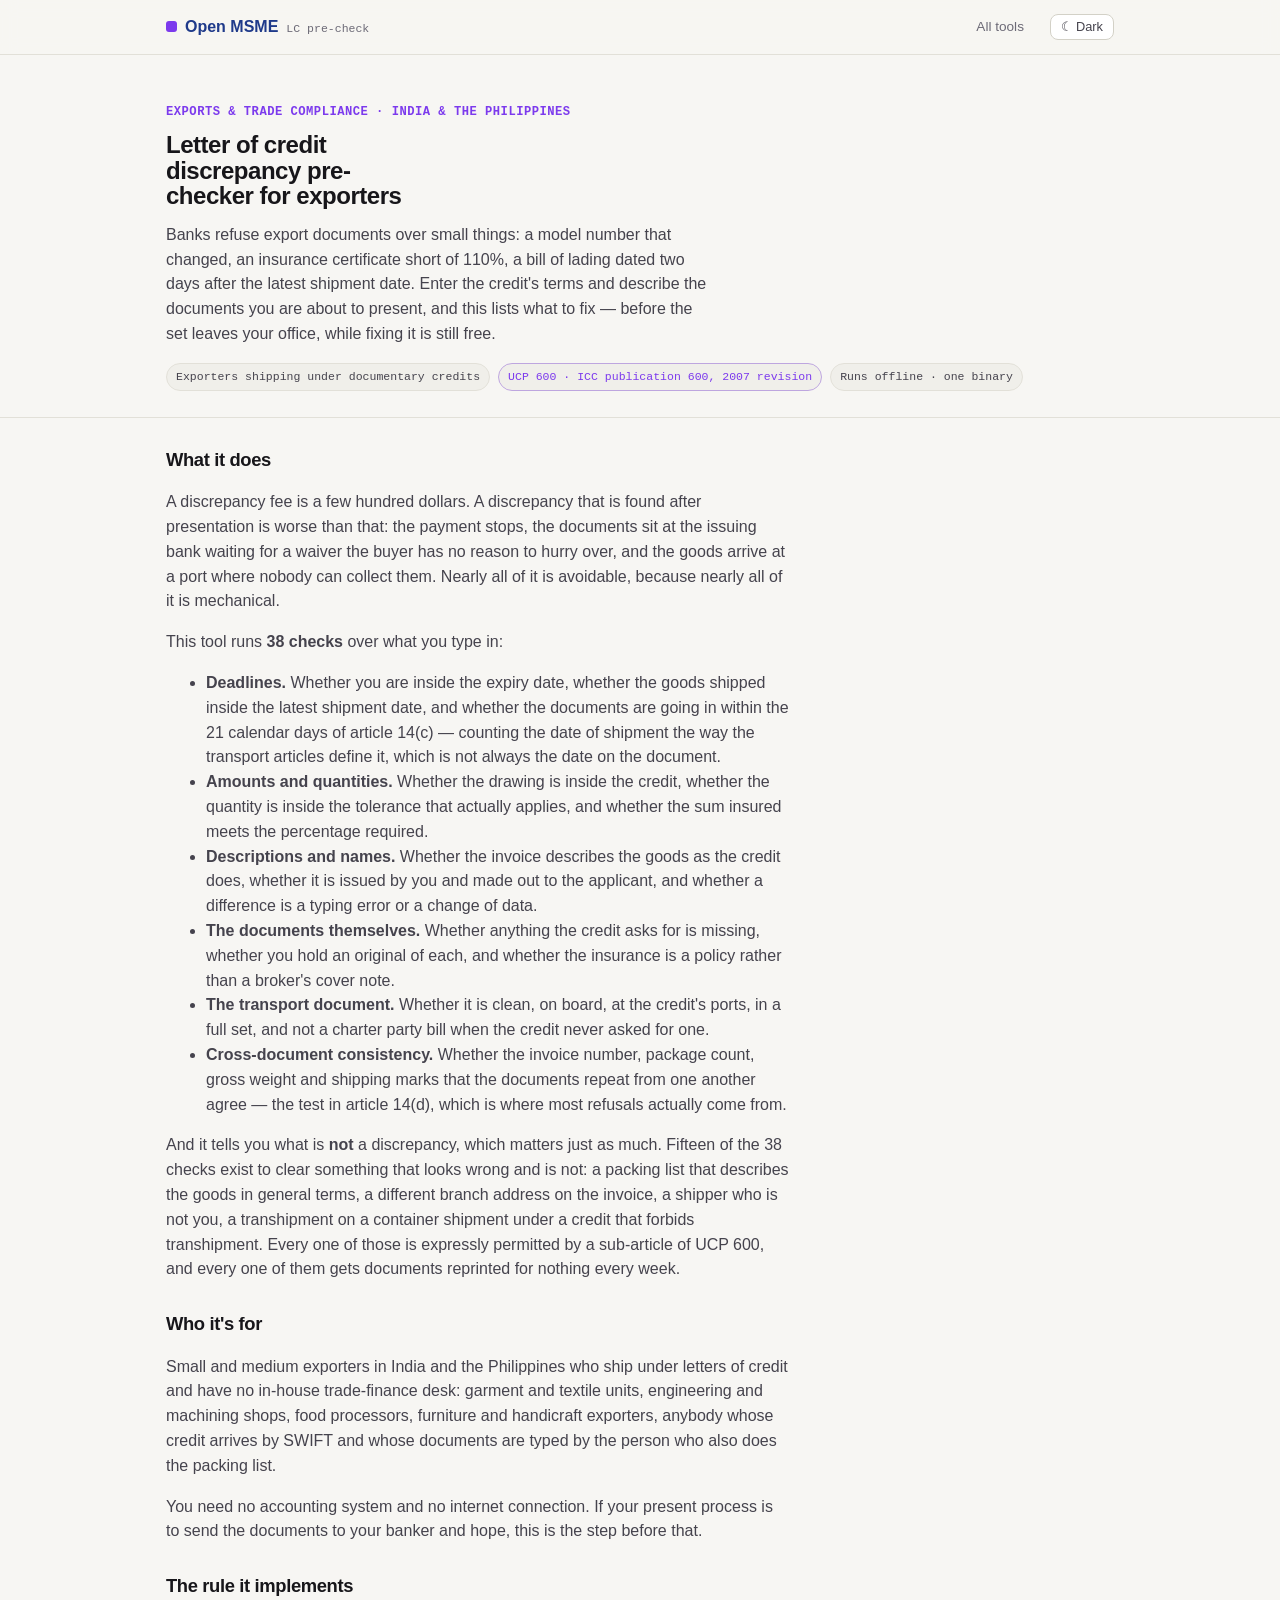
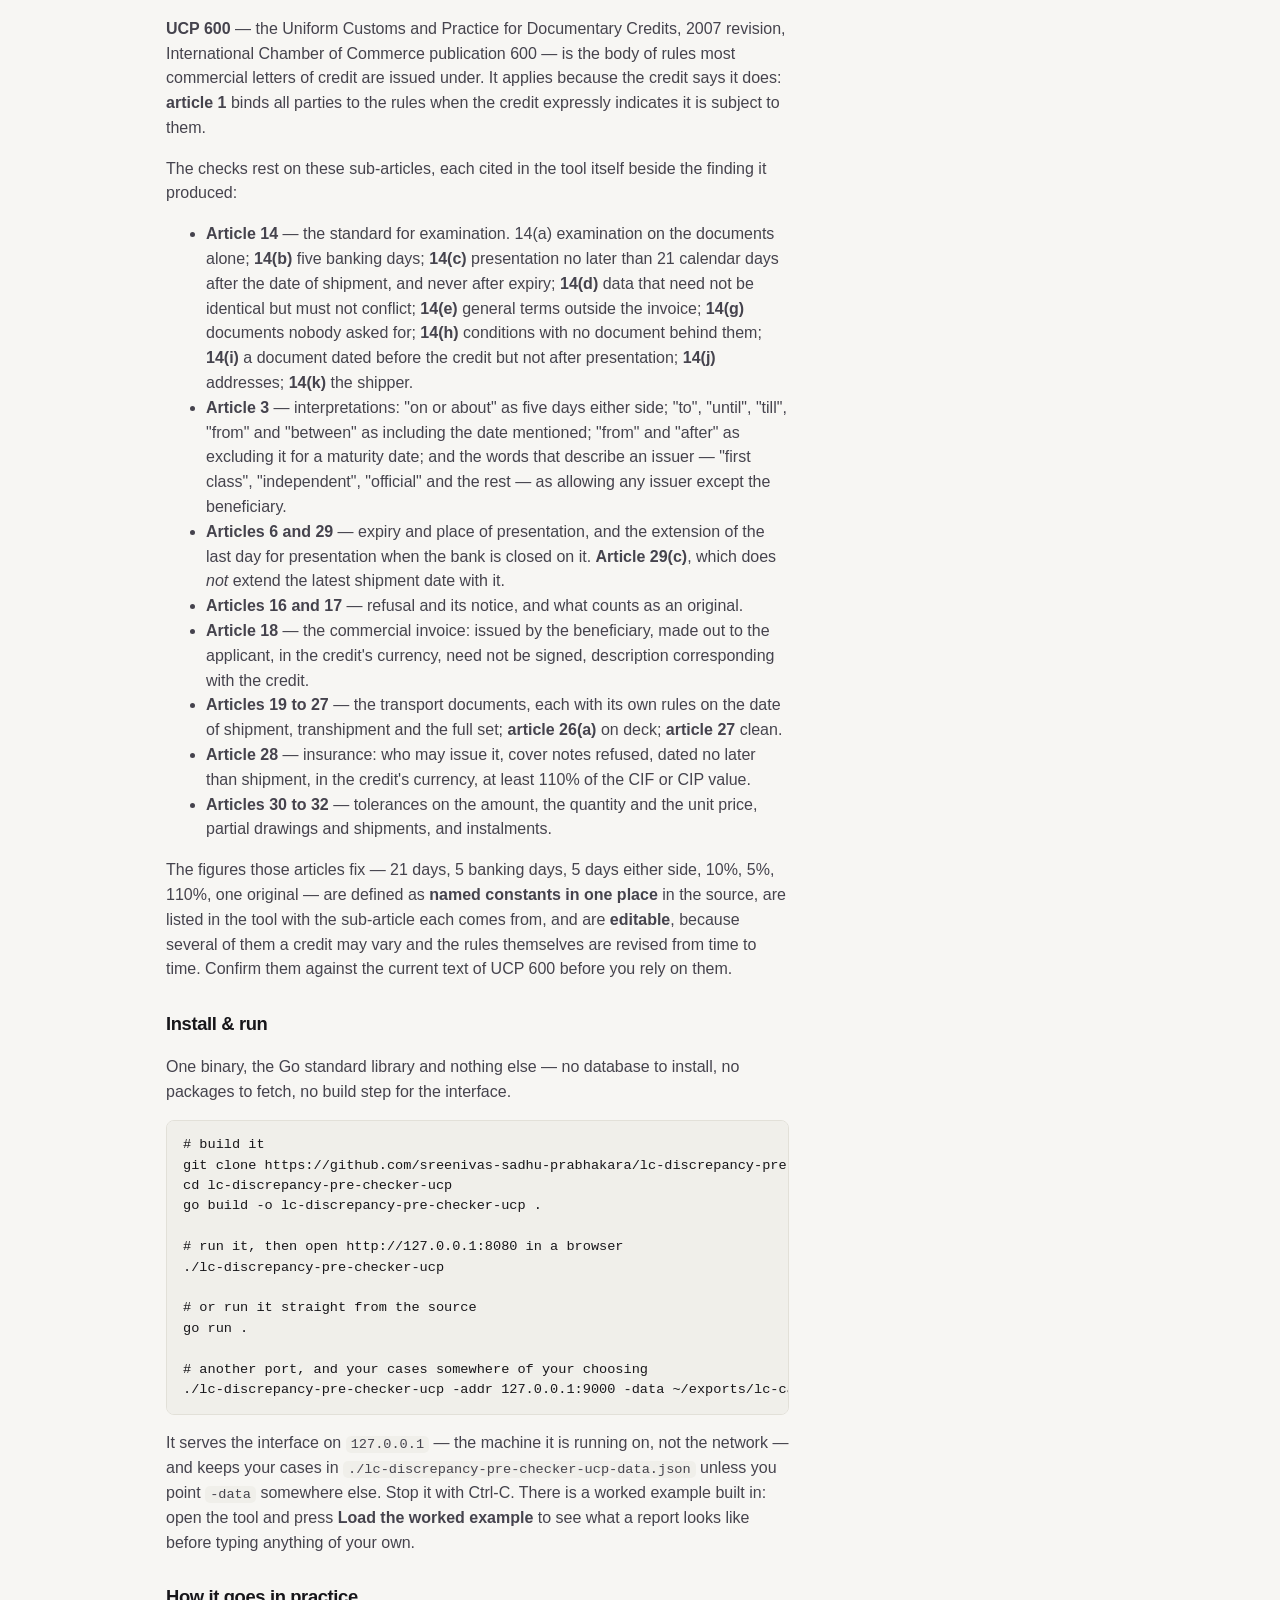
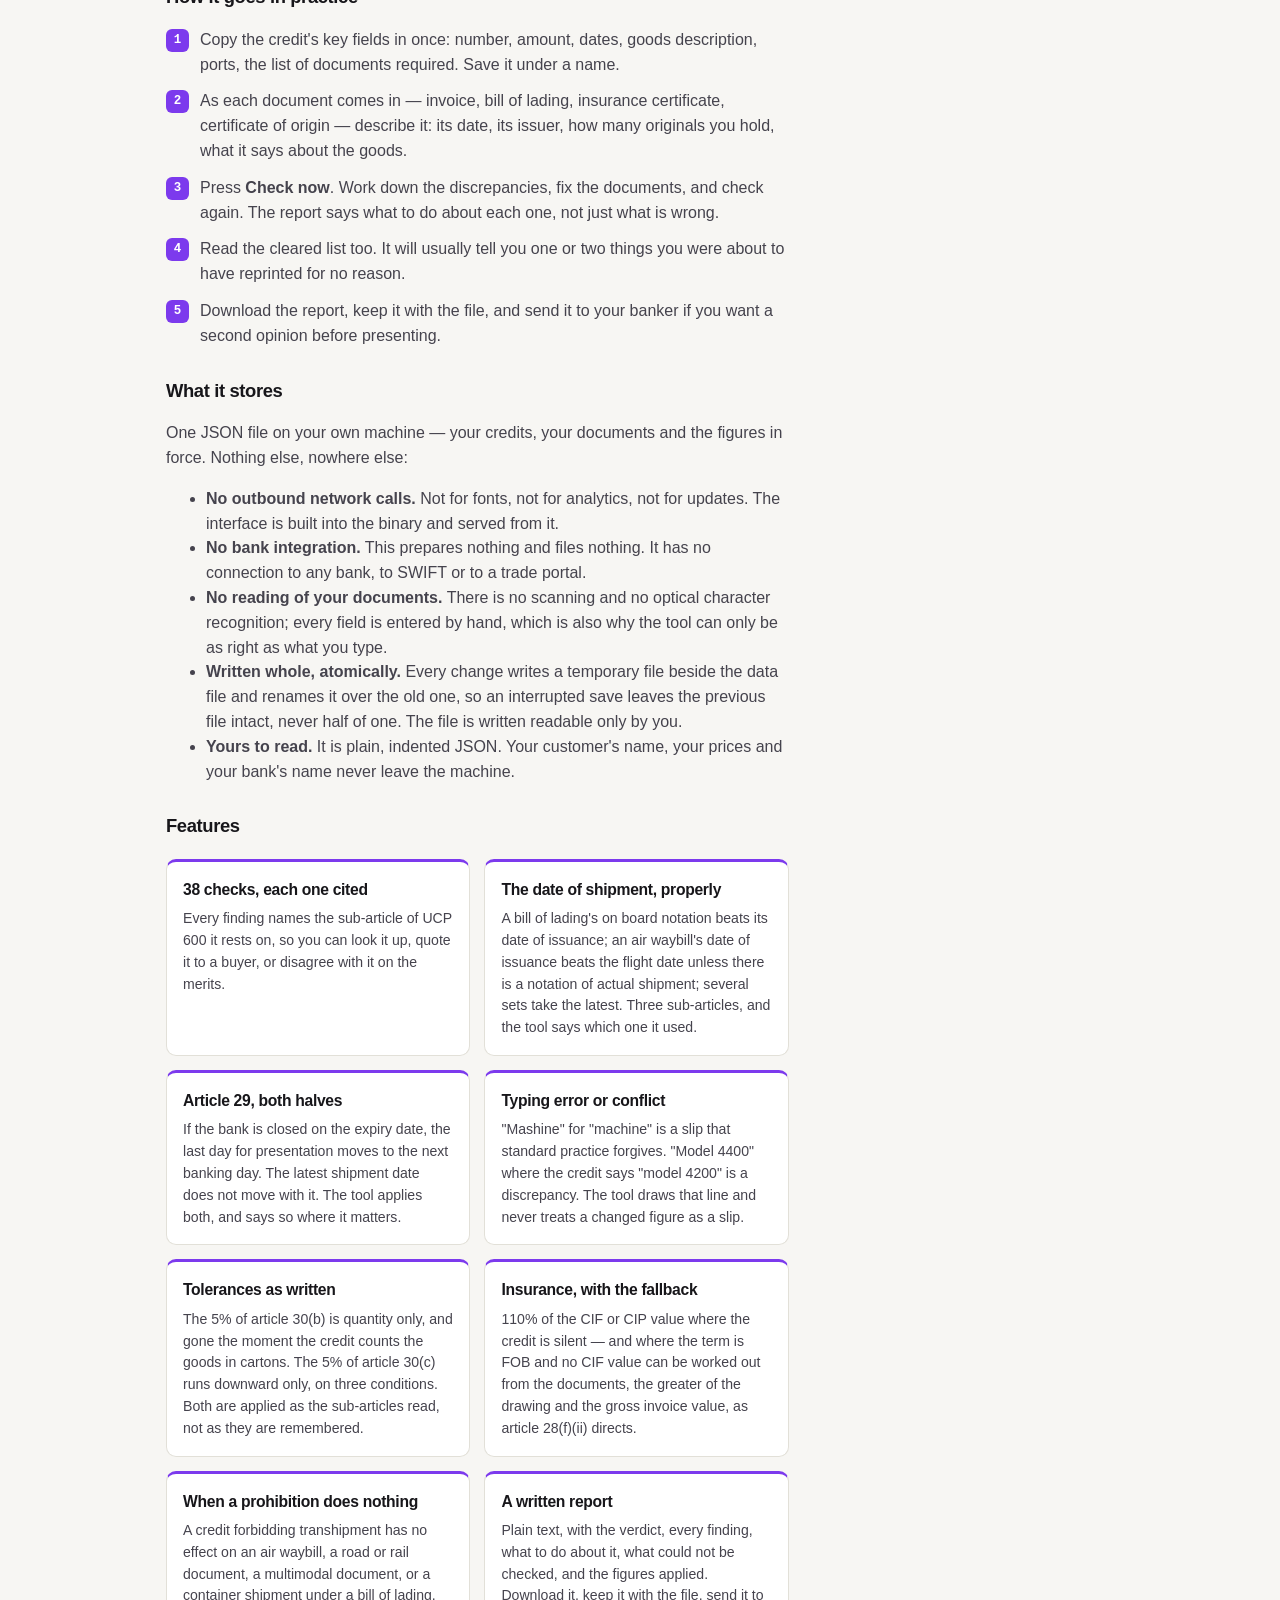
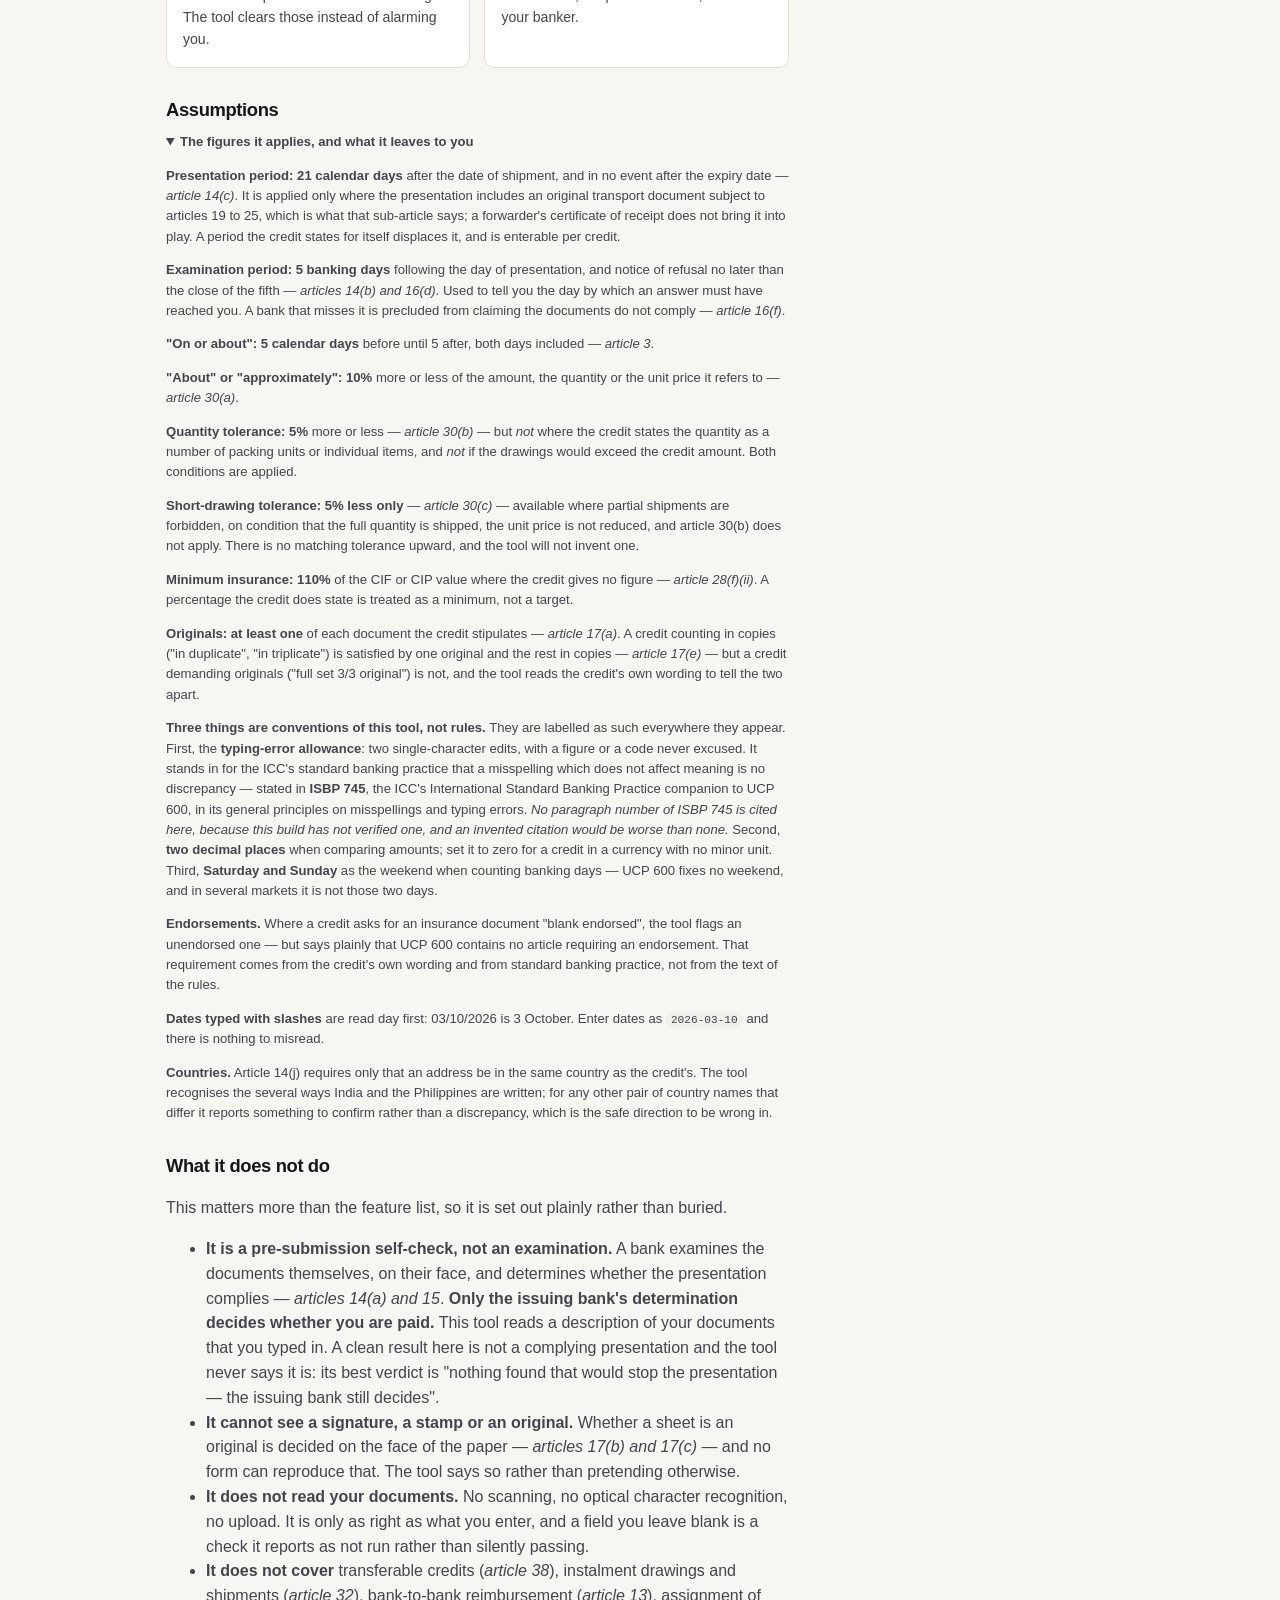
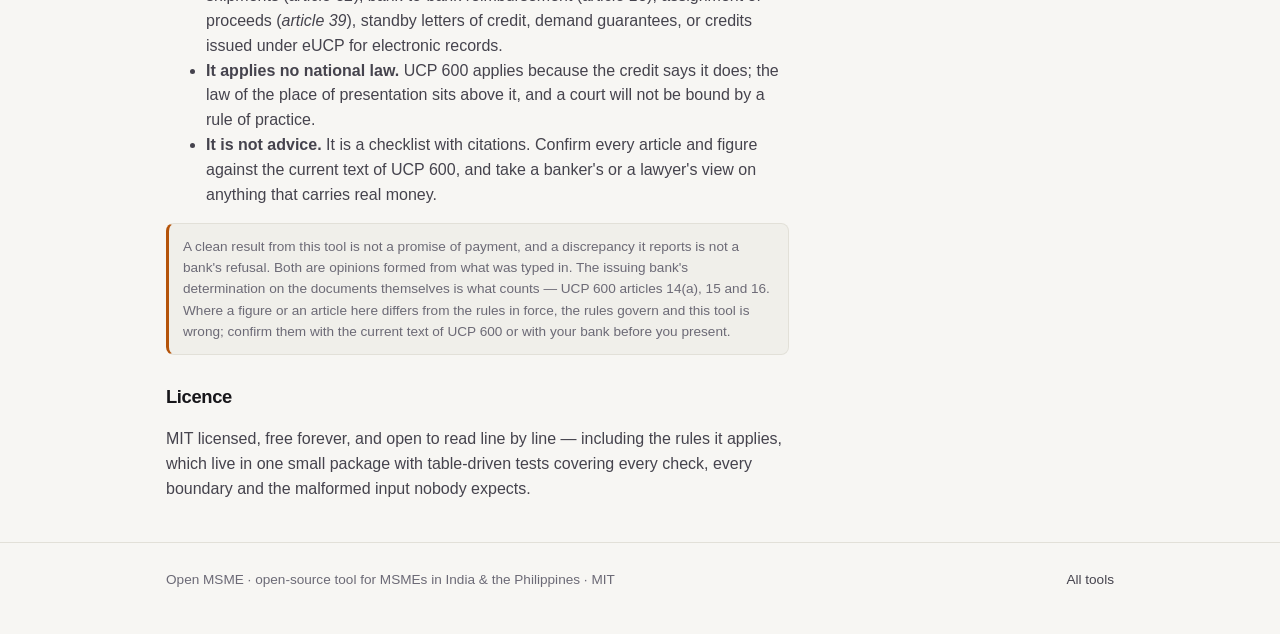
<file: docs/index.html>
<!doctype html>
<html lang="en">
<head>
  <meta charset="utf-8">
  <meta name="viewport" content="width=device-width, initial-scale=1">
  <meta http-equiv="Content-Security-Policy" content="default-src 'self'; base-uri 'self'; img-src 'self' data:; style-src 'self'; script-src 'self'; font-src 'self'; form-action 'self'">
  <title>Letter of credit discrepancy pre-checker (UCP 600) · Open MSME</title>
  <meta name="description" content="A free single-binary tool for exporters in India and the Philippines: check your draft documents against a letter of credit before you present them. Runs the classic UCP 600 discrepancy checks on dates, amounts, goods descriptions and cross-document consistency, and lists exactly what to fix.">
  <meta name="color-scheme" content="light dark">
  <meta property="og:title" content="Letter of credit discrepancy pre-checker (UCP 600) · Open MSME">
  <meta property="og:description" content="Catch the UCP 600 discrepancies in your export documents while they are still free to fix — one offline binary, your data stays on your machine.">
  <meta property="og:type" content="website">
  <link rel="icon" href="assets/favicon.svg" type="image/svg+xml">
  <link rel="stylesheet" href="assets/style.css">
  <link rel="stylesheet" href="assets/accent.css">
  <script src="assets/theme-init.js"></script>
</head>
<body>
  <header class="topbar">
    <div class="wrap">
      <a class="brand" href="https://sreenivas-sadhu-prabhakara.github.io/openmsme/">
        <span class="dot"></span><b>Open MSME</b><span class="tag">LC pre-check</span>
      </a>
      <span class="sp"></span>
      <a class="home" href="https://sreenivas-sadhu-prabhakara.github.io/openmsme/">All tools</a>
      <button class="themer" data-themer type="button">Theme</button>
    </div>
  </header>

  <main>
    <section class="hero">
      <div class="wrap">
        <div class="eyebrow">Exports &amp; trade compliance · India &amp; the Philippines</div>
        <h1>Letter of credit discrepancy pre-checker for exporters</h1>
        <p class="lede">Banks refuse export documents over small things: a model number that changed, an insurance certificate short of 110%, a bill of lading dated two days after the latest shipment date. Enter the credit's terms and describe the documents you are about to present, and this lists what to fix — before the set leaves your office, while fixing it is still free.</p>
        <div class="who">
          <span class="pill">Exporters shipping under documentary credits</span>
          <span class="pill reg">UCP 600 · ICC publication 600, 2007 revision</span>
          <span class="pill">Runs offline · one binary</span>
        </div>
      </div>
    </section>

    <div class="wrap">
      <section class="prose">
        <h2>What it does</h2>
        <p>A discrepancy fee is a few hundred dollars. A discrepancy that is found after presentation is worse than that: the payment stops, the documents sit at the issuing bank waiting for a waiver the buyer has no reason to hurry over, and the goods arrive at a port where nobody can collect them. Nearly all of it is avoidable, because nearly all of it is mechanical.</p>
        <p>This tool runs <strong>38 checks</strong> over what you type in:</p>
        <ul>
          <li><strong>Deadlines.</strong> Whether you are inside the expiry date, whether the goods shipped inside the latest shipment date, and whether the documents are going in within the 21 calendar days of article 14(c) — counting the date of shipment the way the transport articles define it, which is not always the date on the document.</li>
          <li><strong>Amounts and quantities.</strong> Whether the drawing is inside the credit, whether the quantity is inside the tolerance that actually applies, and whether the sum insured meets the percentage required.</li>
          <li><strong>Descriptions and names.</strong> Whether the invoice describes the goods as the credit does, whether it is issued by you and made out to the applicant, and whether a difference is a typing error or a change of data.</li>
          <li><strong>The documents themselves.</strong> Whether anything the credit asks for is missing, whether you hold an original of each, and whether the insurance is a policy rather than a broker's cover note.</li>
          <li><strong>The transport document.</strong> Whether it is clean, on board, at the credit's ports, in a full set, and not a charter party bill when the credit never asked for one.</li>
          <li><strong>Cross-document consistency.</strong> Whether the invoice number, package count, gross weight and shipping marks that the documents repeat from one another agree — the test in article 14(d), which is where most refusals actually come from.</li>
        </ul>
        <p>And it tells you what is <strong>not</strong> a discrepancy, which matters just as much. Fifteen of the 38 checks exist to clear something that looks wrong and is not: a packing list that describes the goods in general terms, a different branch address on the invoice, a shipper who is not you, a transhipment on a container shipment under a credit that forbids transhipment. Every one of those is expressly permitted by a sub-article of UCP 600, and every one of them gets documents reprinted for nothing every week.</p>

        <h2>Who it's for</h2>
        <p>Small and medium exporters in India and the Philippines who ship under letters of credit and have no in-house trade-finance desk: garment and textile units, engineering and machining shops, food processors, furniture and handicraft exporters, anybody whose credit arrives by SWIFT and whose documents are typed by the person who also does the packing list.</p>
        <p>You need no accounting system and no internet connection. If your present process is to send the documents to your banker and hope, this is the step before that.</p>

        <h2>The rule it implements</h2>
        <p><strong>UCP 600</strong> — the Uniform Customs and Practice for Documentary Credits, 2007 revision, International Chamber of Commerce publication 600 — is the body of rules most commercial letters of credit are issued under. It applies because the credit says it does: <strong>article 1</strong> binds all parties to the rules when the credit expressly indicates it is subject to them.</p>
        <p>The checks rest on these sub-articles, each cited in the tool itself beside the finding it produced:</p>
        <ul>
          <li><strong>Article 14</strong> — the standard for examination. 14(a) examination on the documents alone; <strong>14(b)</strong> five banking days; <strong>14(c)</strong> presentation no later than 21 calendar days after the date of shipment, and never after expiry; <strong>14(d)</strong> data that need not be identical but must not conflict; <strong>14(e)</strong> general terms outside the invoice; <strong>14(g)</strong> documents nobody asked for; <strong>14(h)</strong> conditions with no document behind them; <strong>14(i)</strong> a document dated before the credit but not after presentation; <strong>14(j)</strong> addresses; <strong>14(k)</strong> the shipper.</li>
          <li><strong>Article 3</strong> — interpretations: "on or about" as five days either side; "to", "until", "till", "from" and "between" as including the date mentioned; "from" and "after" as excluding it for a maturity date; and the words that describe an issuer — "first class", "independent", "official" and the rest — as allowing any issuer except the beneficiary.</li>
          <li><strong>Articles 6 and 29</strong> — expiry and place of presentation, and the extension of the last day for presentation when the bank is closed on it. <strong>Article 29(c)</strong>, which does <em>not</em> extend the latest shipment date with it.</li>
          <li><strong>Articles 16 and 17</strong> — refusal and its notice, and what counts as an original.</li>
          <li><strong>Article 18</strong> — the commercial invoice: issued by the beneficiary, made out to the applicant, in the credit's currency, need not be signed, description corresponding with the credit.</li>
          <li><strong>Articles 19 to 27</strong> — the transport documents, each with its own rules on the date of shipment, transhipment and the full set; <strong>article 26(a)</strong> on deck; <strong>article 27</strong> clean.</li>
          <li><strong>Article 28</strong> — insurance: who may issue it, cover notes refused, dated no later than shipment, in the credit's currency, at least 110% of the CIF or CIP value.</li>
          <li><strong>Articles 30 to 32</strong> — tolerances on the amount, the quantity and the unit price, partial drawings and shipments, and instalments.</li>
        </ul>
        <p>The figures those articles fix — 21 days, 5 banking days, 5 days either side, 10%, 5%, 110%, one original — are defined as <strong>named constants in one place</strong> in the source, are listed in the tool with the sub-article each comes from, and are <strong>editable</strong>, because several of them a credit may vary and the rules themselves are revised from time to time. Confirm them against the current text of UCP 600 before you rely on them.</p>

        <h2>Install &amp; run</h2>
        <p>One binary, the Go standard library and nothing else — no database to install, no packages to fetch, no build step for the interface.</p>
<pre># build it
git clone https://github.com/sreenivas-sadhu-prabhakara/lc-discrepancy-pre-checker-ucp.git
cd lc-discrepancy-pre-checker-ucp
go build -o lc-discrepancy-pre-checker-ucp .

# run it, then open http://127.0.0.1:8080 in a browser
./lc-discrepancy-pre-checker-ucp

# or run it straight from the source
go run .

# another port, and your cases somewhere of your choosing
./lc-discrepancy-pre-checker-ucp -addr 127.0.0.1:9000 -data ~/exports/lc-cases.json</pre>
        <p>It serves the interface on <code>127.0.0.1</code> — the machine it is running on, not the network — and keeps your cases in <code>./lc-discrepancy-pre-checker-ucp-data.json</code> unless you point <code>-data</code> somewhere else. Stop it with Ctrl-C. There is a worked example built in: open the tool and press <strong>Load the worked example</strong> to see what a report looks like before typing anything of your own.</p>

        <h2>How it goes in practice</h2>
        <ol class="steps">
          <li>Copy the credit's key fields in once: number, amount, dates, goods description, ports, the list of documents required. Save it under a name.</li>
          <li>As each document comes in — invoice, bill of lading, insurance certificate, certificate of origin — describe it: its date, its issuer, how many originals you hold, what it says about the goods.</li>
          <li>Press <strong>Check now</strong>. Work down the discrepancies, fix the documents, and check again. The report says what to do about each one, not just what is wrong.</li>
          <li>Read the cleared list too. It will usually tell you one or two things you were about to have reprinted for no reason.</li>
          <li>Download the report, keep it with the file, and send it to your banker if you want a second opinion before presenting.</li>
        </ol>

        <h2>What it stores</h2>
        <p>One JSON file on your own machine — your credits, your documents and the figures in force. Nothing else, nowhere else:</p>
        <ul>
          <li><strong>No outbound network calls.</strong> Not for fonts, not for analytics, not for updates. The interface is built into the binary and served from it.</li>
          <li><strong>No bank integration.</strong> This prepares nothing and files nothing. It has no connection to any bank, to SWIFT or to a trade portal.</li>
          <li><strong>No reading of your documents.</strong> There is no scanning and no optical character recognition; every field is entered by hand, which is also why the tool can only be as right as what you type.</li>
          <li><strong>Written whole, atomically.</strong> Every change writes a temporary file beside the data file and renames it over the old one, so an interrupted save leaves the previous file intact, never half of one. The file is written readable only by you.</li>
          <li><strong>Yours to read.</strong> It is plain, indented JSON. Your customer's name, your prices and your bank's name never leave the machine.</li>
        </ul>

        <h2>Features</h2>
        <div class="featgrid">
          <div class="feat">
            <h3>38 checks, each one cited</h3>
            <p>Every finding names the sub-article of UCP 600 it rests on, so you can look it up, quote it to a buyer, or disagree with it on the merits.</p>
          </div>
          <div class="feat">
            <h3>The date of shipment, properly</h3>
            <p>A bill of lading's on board notation beats its date of issuance; an air waybill's date of issuance beats the flight date unless there is a notation of actual shipment; several sets take the latest. Three sub-articles, and the tool says which one it used.</p>
          </div>
          <div class="feat">
            <h3>Article 29, both halves</h3>
            <p>If the bank is closed on the expiry date, the last day for presentation moves to the next banking day. The latest shipment date does not move with it. The tool applies both, and says so where it matters.</p>
          </div>
          <div class="feat">
            <h3>Typing error or conflict</h3>
            <p>"Mashine" for "machine" is a slip that standard practice forgives. "Model 4400" where the credit says "model 4200" is a discrepancy. The tool draws that line and never treats a changed figure as a slip.</p>
          </div>
          <div class="feat">
            <h3>Tolerances as written</h3>
            <p>The 5% of article 30(b) is quantity only, and gone the moment the credit counts the goods in cartons. The 5% of article 30(c) runs downward only, on three conditions. Both are applied as the sub-articles read, not as they are remembered.</p>
          </div>
          <div class="feat">
            <h3>Insurance, with the fallback</h3>
            <p>110% of the CIF or CIP value where the credit is silent — and where the term is FOB and no CIF value can be worked out from the documents, the greater of the drawing and the gross invoice value, as article 28(f)(ii) directs.</p>
          </div>
          <div class="feat">
            <h3>When a prohibition does nothing</h3>
            <p>A credit forbidding transhipment has no effect on an air waybill, a road or rail document, a multimodal document, or a container shipment under a bill of lading. The tool clears those instead of alarming you.</p>
          </div>
          <div class="feat">
            <h3>A written report</h3>
            <p>Plain text, with the verdict, every finding, what to do about it, what could not be checked, and the figures applied. Download it, keep it with the file, send it to your banker.</p>
          </div>
        </div>

        <h2>Assumptions</h2>
        <details class="assumptions" open>
          <summary>The figures it applies, and what it leaves to you</summary>
          <p><strong>Presentation period: 21 calendar days</strong> after the date of shipment, and in no event after the expiry date — <em>article 14(c)</em>. It is applied only where the presentation includes an original transport document subject to articles 19 to 25, which is what that sub-article says; a forwarder's certificate of receipt does not bring it into play. A period the credit states for itself displaces it, and is enterable per credit.</p>
          <p><strong>Examination period: 5 banking days</strong> following the day of presentation, and notice of refusal no later than the close of the fifth — <em>articles 14(b) and 16(d)</em>. Used to tell you the day by which an answer must have reached you. A bank that misses it is precluded from claiming the documents do not comply — <em>article 16(f)</em>.</p>
          <p><strong>"On or about": 5 calendar days</strong> before until 5 after, both days included — <em>article 3</em>.</p>
          <p><strong>"About" or "approximately": 10%</strong> more or less of the amount, the quantity or the unit price it refers to — <em>article 30(a)</em>.</p>
          <p><strong>Quantity tolerance: 5%</strong> more or less — <em>article 30(b)</em> — but <em>not</em> where the credit states the quantity as a number of packing units or individual items, and <em>not</em> if the drawings would exceed the credit amount. Both conditions are applied.</p>
          <p><strong>Short-drawing tolerance: 5% less only</strong> — <em>article 30(c)</em> — available where partial shipments are forbidden, on condition that the full quantity is shipped, the unit price is not reduced, and article 30(b) does not apply. There is no matching tolerance upward, and the tool will not invent one.</p>
          <p><strong>Minimum insurance: 110%</strong> of the CIF or CIP value where the credit gives no figure — <em>article 28(f)(ii)</em>. A percentage the credit does state is treated as a minimum, not a target.</p>
          <p><strong>Originals: at least one</strong> of each document the credit stipulates — <em>article 17(a)</em>. A credit counting in copies ("in duplicate", "in triplicate") is satisfied by one original and the rest in copies — <em>article 17(e)</em> — but a credit demanding originals ("full set 3/3 original") is not, and the tool reads the credit's own wording to tell the two apart.</p>
          <p><strong>Three things are conventions of this tool, not rules.</strong> They are labelled as such everywhere they appear. First, the <strong>typing-error allowance</strong>: two single-character edits, with a figure or a code never excused. It stands in for the ICC's standard banking practice that a misspelling which does not affect meaning is no discrepancy — stated in <strong>ISBP 745</strong>, the ICC's International Standard Banking Practice companion to UCP 600, in its general principles on misspellings and typing errors. <em>No paragraph number of ISBP 745 is cited here, because this build has not verified one, and an invented citation would be worse than none.</em> Second, <strong>two decimal places</strong> when comparing amounts; set it to zero for a credit in a currency with no minor unit. Third, <strong>Saturday and Sunday</strong> as the weekend when counting banking days — UCP 600 fixes no weekend, and in several markets it is not those two days.</p>
          <p><strong>Endorsements.</strong> Where a credit asks for an insurance document "blank endorsed", the tool flags an unendorsed one — but says plainly that UCP 600 contains no article requiring an endorsement. That requirement comes from the credit's own wording and from standard banking practice, not from the text of the rules.</p>
          <p><strong>Dates typed with slashes</strong> are read day first: 03/10/2026 is 3 October. Enter dates as <code>2026-03-10</code> and there is nothing to misread.</p>
          <p><strong>Countries.</strong> Article 14(j) requires only that an address be in the same country as the credit's. The tool recognises the several ways India and the Philippines are written; for any other pair of country names that differ it reports something to confirm rather than a discrepancy, which is the safe direction to be wrong in.</p>
        </details>

        <h2>What it does not do</h2>
        <p>This matters more than the feature list, so it is set out plainly rather than buried.</p>
        <ul>
          <li><strong>It is a pre-submission self-check, not an examination.</strong> A bank examines the documents themselves, on their face, and determines whether the presentation complies — <em>articles 14(a) and 15</em>. <strong>Only the issuing bank's determination decides whether you are paid.</strong> This tool reads a description of your documents that you typed in. A clean result here is not a complying presentation and the tool never says it is: its best verdict is "nothing found that would stop the presentation — the issuing bank still decides".</li>
          <li><strong>It cannot see a signature, a stamp or an original.</strong> Whether a sheet is an original is decided on the face of the paper — <em>articles 17(b) and 17(c)</em> — and no form can reproduce that. The tool says so rather than pretending otherwise.</li>
          <li><strong>It does not read your documents.</strong> No scanning, no optical character recognition, no upload. It is only as right as what you enter, and a field you leave blank is a check it reports as not run rather than silently passing.</li>
          <li><strong>It does not cover</strong> transferable credits (<em>article 38</em>), instalment drawings and shipments (<em>article 32</em>), bank-to-bank reimbursement (<em>article 13</em>), assignment of proceeds (<em>article 39</em>), standby letters of credit, demand guarantees, or credits issued under eUCP for electronic records.</li>
          <li><strong>It applies no national law.</strong> UCP 600 applies because the credit says it does; the law of the place of presentation sits above it, and a court will not be bound by a rule of practice.</li>
          <li><strong>It is not advice.</strong> It is a checklist with citations. Confirm every article and figure against the current text of UCP 600, and take a banker's or a lawyer's view on anything that carries real money.</li>
        </ul>

        <div class="note">A clean result from this tool is not a promise of payment, and a discrepancy it reports is not a bank's refusal. Both are opinions formed from what was typed in. The issuing bank's determination on the documents themselves is what counts — UCP 600 articles 14(a), 15 and 16. Where a figure or an article here differs from the rules in force, the rules govern and this tool is wrong; confirm them with the current text of UCP 600 or with your bank before you present.</div>

        <h2>Licence</h2>
        <p>MIT licensed, free forever, and open to read line by line — including the rules it applies, which live in one small package with table-driven tests covering every check, every boundary and the malformed input nobody expects.</p>
      </section>
    </div>
  </main>

  <footer class="foot">
    <div class="wrap">
      <span>Open MSME · open-source tool for MSMEs in India &amp; the Philippines · MIT</span>
      <span><a href="https://sreenivas-sadhu-prabhakara.github.io/openmsme/">All tools</a></span>
    </div>
  </footer>

  <script src="assets/ui.js"></script>
</body>
</html>
</file>
<file: docs/assets/style.css>
/* Open MSME tool kit — shared design system for single-tool apps. No deps. Light + dark. */

:root {
  color-scheme: light dark;
  --bg:#f7f6f3; --surface:#fff; --surface-2:#f0efea; --ink:#17161a; --ink-2:#45434d; --ink-3:#6c6a76;
  --line:#e2e0d8; --line-2:#d3d1c7; --accent:#1f3a8a; --accent-ink:#fff; --ok:#15803d; --warn:#b45309; --bad:#b91c1c;
  --mono: ui-monospace,"SF Mono","SFMono-Regular",Menlo,Consolas,monospace;
  --sans: -apple-system,BlinkMacSystemFont,"Segoe UI",Roboto,Helvetica,Arial,system-ui,sans-serif;
  --maxw:980px; --radius:10px; --shadow:0 1px 2px rgba(20,18,26,.05),0 6px 20px rgba(20,18,26,.05);
  --tool:#1f3a8a; /* per-tool accent, override in page */
}
@media (prefers-color-scheme: dark){ :root:not([data-theme="light"]){
  --bg:#121116; --surface:#1a191f; --surface-2:#222027; --ink:#f3f1ef; --ink-2:#c3c0cb; --ink-3:#918e9c;
  --line:#2c2a33; --line-2:#39363f; --accent:#93b0ff; --accent-ink:#10131f; --ok:#57c98a; --warn:#f0a35a; --bad:#f28b82;
  --shadow:0 1px 2px rgba(0,0,0,.3),0 8px 28px rgba(0,0,0,.35);
}}
:root[data-theme="dark"]{
  --bg:#121116; --surface:#1a191f; --surface-2:#222027; --ink:#f3f1ef; --ink-2:#c3c0cb; --ink-3:#918e9c;
  --line:#2c2a33; --line-2:#39363f; --accent:#93b0ff; --accent-ink:#10131f; --ok:#57c98a; --warn:#f0a35a; --bad:#f28b82;
  --shadow:0 1px 2px rgba(0,0,0,.3),0 8px 28px rgba(0,0,0,.35);
}

* { box-sizing:border-box; }
html { -webkit-text-size-adjust:100%; }
body { margin:0; background:var(--bg); color:var(--ink); font-family:var(--sans); font-size:16px; line-height:1.55; -webkit-font-smoothing:antialiased; }
.wrap { max-width:var(--maxw); margin:0 auto; padding:0 16px; }
a { color:var(--accent); text-decoration:none; }
a:hover { text-decoration:underline; text-underline-offset:3px; }
h1,h2,h3 { letter-spacing:-.02em; }

/* top bar */
.topbar { position:sticky; top:0; z-index:20; background:color-mix(in srgb,var(--bg) 86%,transparent); backdrop-filter:saturate(140%) blur(8px); border-bottom:1px solid var(--line); }
.topbar .wrap { display:flex; align-items:center; gap:14px; height:54px; }
.brand { display:flex; align-items:baseline; gap:8px; font-weight:700; }
.brand .dot { width:11px; height:11px; border-radius:3px; background:var(--tool); display:inline-block; }
.brand .tag { font-family:var(--mono); font-size:.72rem; color:var(--ink-3); font-weight:500; }
.topbar .sp { margin-left:auto; }
.topbar a.home { font-size:.85rem; color:var(--ink-3); }
.topbar a.home:hover { color:var(--ink); }
.themer { font:inherit; font-size:.8rem; cursor:pointer; border:1px solid var(--line-2); background:var(--surface); color:var(--ink-2); border-radius:8px; padding:6px 10px; line-height:1; margin-left:12px; }
.themer:hover { color:var(--ink); border-color:var(--ink-3); }

/* hero / explainer */
.hero { padding:48px 0 26px; border-bottom:1px solid var(--line); }
.hero .eyebrow { font-family:var(--mono); font-size:.76rem; font-weight:600; letter-spacing:.04em; color:var(--tool); text-transform:uppercase; }
.hero h1 { margin:10px 0 14px; font-size:clamp(1.8rem,1.2rem+2.6vw,2.7rem); line-height:1.07; font-weight:800; max-width:20ch; }
.hero .lede { margin:0; font-size:clamp(1rem,.95rem+.4vw,1.15rem); color:var(--ink-2); max-width:62ch; }
.hero .who { margin-top:16px; display:flex; gap:8px; flex-wrap:wrap; }
.pill { font-family:var(--mono); font-size:.72rem; padding:4px 9px; border-radius:999px; background:var(--surface-2); color:var(--ink-2); border:1px solid var(--line); }
.pill.reg { color:var(--tool); border-color:color-mix(in srgb,var(--tool) 35%,var(--line)); }

/* layout */
.cols { display:grid; grid-template-columns:1fr; gap:22px; padding:28px 0; }
@media (min-width:860px){ .cols.calc { grid-template-columns:1.1fr .9fr; align-items:start; } }

section.card { background:var(--surface); border:1px solid var(--line); border-radius:var(--radius); padding:20px; }
section.card h2 { margin:0 0 14px; font-size:1.1rem; }
.sticky { position:sticky; top:70px; }

/* form */
.field { margin:0 0 14px; }
.field > label { display:block; font-size:.85rem; font-weight:600; color:var(--ink-2); margin-bottom:5px; }
.field .hint { font-weight:400; color:var(--ink-3); font-size:.78rem; }
.inp { position:relative; display:flex; align-items:center; }
.inp .pre, .inp .suf { position:absolute; font-family:var(--mono); font-size:.82rem; color:var(--ink-3); pointer-events:none; }
.inp .pre { left:12px; } .inp .suf { right:12px; }
input[type=number], input[type=text], select {
  width:100%; font:inherit; font-size:.95rem; padding:11px 13px; border-radius:9px;
  border:1px solid var(--line-2); background:var(--surface); color:var(--ink); appearance:none;
}
.inp.has-pre input { padding-left:28px; } .inp.has-suf input { padding-right:40px; }
input:focus, select:focus { outline:2px solid var(--tool); outline-offset:1px; border-color:var(--tool); }
.row2 { display:grid; grid-template-columns:1fr 1fr; gap:12px; }
.seg { display:flex; gap:6px; flex-wrap:wrap; }
.seg button { font:inherit; font-size:.82rem; cursor:pointer; padding:8px 12px; border-radius:8px; border:1px solid var(--line-2); background:var(--surface); color:var(--ink-2); }
.seg button[aria-pressed=true] { background:var(--tool); color:#fff; border-color:var(--tool); }

/* results */
.result-primary { background:color-mix(in srgb,var(--tool) 8%,var(--surface)); border:1px solid color-mix(in srgb,var(--tool) 30%,var(--line)); border-radius:var(--radius); padding:18px 20px; margin-bottom:16px; }
.result-primary .k { font-size:.8rem; color:var(--ink-3); }
.result-primary .v { font-size:2rem; font-weight:800; letter-spacing:-.02em; font-variant-numeric:tabular-nums; color:var(--tool); }
.result-primary .sub { font-size:.85rem; color:var(--ink-2); margin-top:3px; }
.breakdown { width:100%; border-collapse:collapse; font-size:.9rem; }
.breakdown th, .breakdown td { text-align:left; padding:8px 4px; border-bottom:1px solid var(--line); }
.breakdown td.num, .breakdown th.num { text-align:right; font-family:var(--mono); font-variant-numeric:tabular-nums; }
.breakdown tr.total td { font-weight:700; border-top:2px solid var(--line-2); border-bottom:none; }
.breakdown tr.sub td { color:var(--ink-2); }
.breakdown .neg { color:var(--bad); }

.btnrow { display:flex; gap:10px; flex-wrap:wrap; margin-top:16px; }
.btn { font:inherit; font-size:.9rem; font-weight:600; cursor:pointer; padding:10px 16px; border-radius:9px; border:1px solid transparent; }
.btn.primary { background:var(--tool); color:#fff; }
.btn.ghost { background:var(--surface); border-color:var(--line-2); color:var(--ink); }
.btn:hover { filter:brightness(1.05); }

/* prose / notes */
.prose { max-width:70ch; }
.prose h2 { font-size:1.15rem; margin:28px 0 8px; }
.prose p, .prose li { color:var(--ink-2); }
.prose code { font-family:var(--mono); font-size:.85em; background:var(--surface-2); padding:1px 5px; border-radius:5px; }
.note { font-size:.85rem; color:var(--ink-3); background:var(--surface-2); border:1px solid var(--line); border-left:3px solid var(--warn); border-radius:8px; padding:12px 14px; margin:14px 0; }
.assumptions { font-size:.82rem; color:var(--ink-3); }
.assumptions summary { cursor:pointer; color:var(--ink-2); font-weight:600; }

/* footer */
.foot { border-top:1px solid var(--line); margin-top:40px; padding:26px 0 44px; color:var(--ink-3); font-size:.85rem; }
.foot .wrap { display:flex; gap:14px; flex-wrap:wrap; justify-content:space-between; }
.foot a { color:var(--ink-2); }

@media (prefers-reduced-motion: reduce){ * { transition:none !important; } }
@media print { .topbar,.themer,.btnrow,.foot,.hero .who { display:none; } body { background:#fff; } section.card { border:none; padding:0; } }

/* ---- docs/explainer pages (for binary tools that aren't web apps) ---- */
pre { background:var(--surface-2); border:1px solid var(--line); border-radius:8px; padding:14px 16px; overflow-x:auto; font-family:var(--mono); font-size:.85rem; line-height:1.5; color:var(--ink); }
pre code { background:none; padding:0; font-size:inherit; }
.featgrid { display:grid; grid-template-columns:repeat(auto-fill,minmax(240px,1fr)); gap:14px; margin:18px 0; }
.feat { background:var(--surface); border:1px solid var(--line); border-radius:var(--radius); padding:16px; border-top:3px solid var(--tool); }
.feat h3 { margin:0 0 6px; font-size:.98rem; }
.feat p { margin:0; font-size:.88rem; color:var(--ink-2); }
.steps { counter-reset:s; list-style:none; padding:0; }
.steps li { counter-increment:s; position:relative; padding-left:34px; margin:12px 0; color:var(--ink-2); }
.steps li::before { content:counter(s); position:absolute; left:0; top:1px; width:23px; height:23px; border-radius:6px; background:var(--tool); color:#fff; font-size:.78rem; font-weight:700; display:flex; align-items:center; justify-content:center; font-family:var(--mono); }

/* Grid/flex children default to min-width:auto, so a long unbroken string (a clone
   URL in a <pre>) sizes the track to its min-content and forces page-wide horizontal
   scroll. Let children shrink and keep the scrolling inside the pre where it belongs. */
.cols > *, .featgrid > *, .ideas > * { min-width: 0; }
pre { max-width: 100%; }
</file>
<file: docs/assets/accent.css>
:root{--tool:#7c3aed}
</file>
